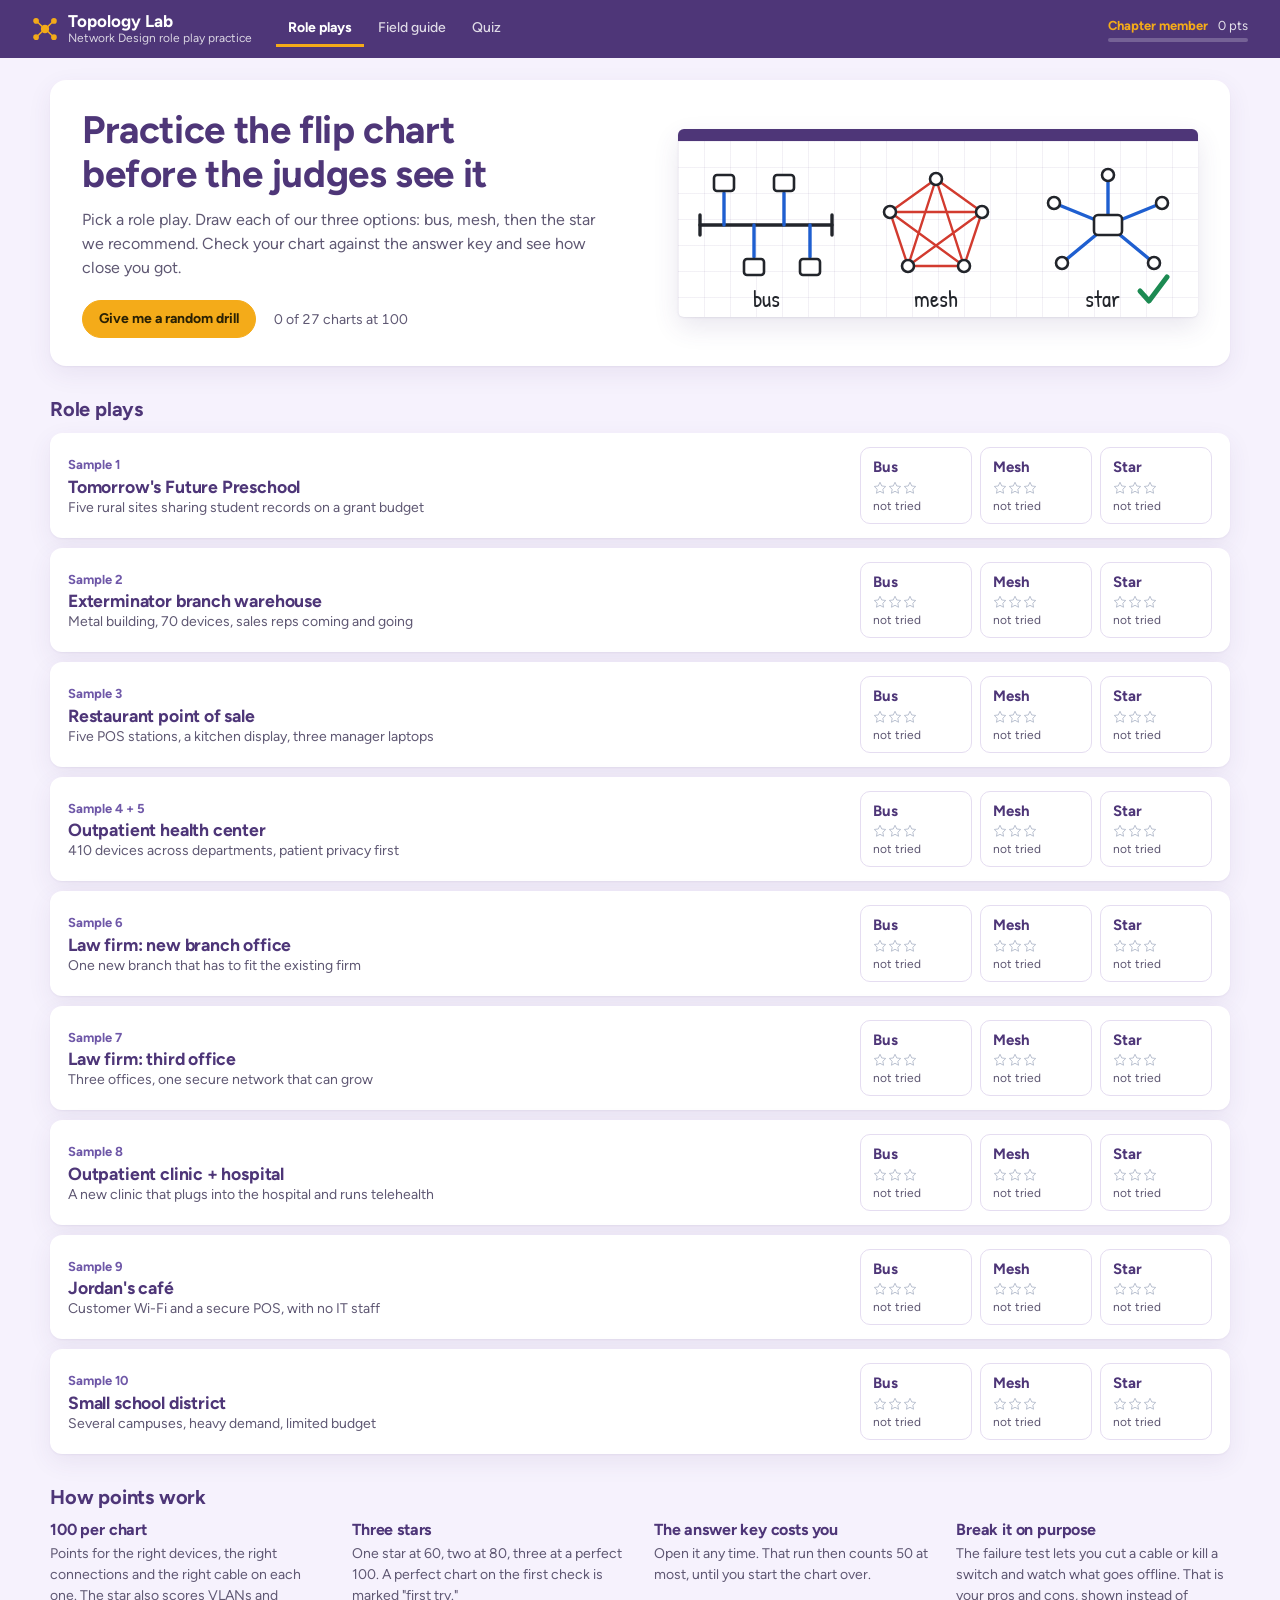
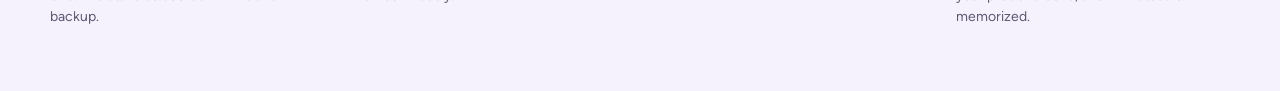
<file: index.html>
<!DOCTYPE html>
<html lang="en">
<head>
  <meta charset="UTF-8" />
  <meta name="viewport" content="width=device-width, initial-scale=1.0" />
  <!-- Keep this page out of search results. This tag is the mechanism that
       works on GitHub Pages: a robots.txt inside a project folder is ignored,
       and blocking crawlers would stop them from ever reading this tag. -->
  <meta name="robots" content="noindex, nofollow, noarchive, nosnippet" />
  <meta name="googlebot" content="noindex, nofollow, noarchive, nosnippet" />
  <title>Topology Lab</title>
  <link rel="icon" type="image/svg+xml" href="favicon.svg" />
  <link rel="stylesheet" href="css/lab.css?v=20261111" />
</head>
<body class="tl">

<a class="skip-link" href="#tl-view">Skip to content</a>
<header class="tl-top">
  <a class="tl-brand" href="./" data-nav="home">
    <span class="tl-brand-mark" aria-hidden="true">
      <svg viewBox="0 0 32 32" width="26" height="26"><circle cx="16" cy="16" r="4.2"/><circle cx="5" cy="6" r="2.6"/><circle cx="27" cy="6" r="2.6"/><circle cx="5" cy="26" r="2.6"/><circle cx="27" cy="26" r="2.6"/><path d="M13 13.4 7 7.8M19 13.4l6-5.6M13 18.6l-6 5.6M19 18.6l6 5.6"/></svg>
    </span>
    <span>Topology Lab<small>Network Design role play practice</small></span>
  </a>
  <nav class="tl-nav" aria-label="Lab sections">
    <button type="button" data-nav="home">Role plays</button>
    <button type="button" data-nav="guide">Field guide</button>
    <button type="button" data-nav="quiz">Quiz</button>
  </nav>
  <div class="tl-rank" id="tl-rank" aria-live="polite"></div>
</header>
<main id="tl-view" tabindex="-1">
  <noscript><p style="padding:2rem;text-align:center">Topology Lab needs JavaScript to run.</p></noscript>
</main>
<div class="tl-toast" id="tl-toast" role="status" aria-live="polite"></div>

<script src="js/data.js?v=20261111"></script>
<script src="js/engine.js?v=20261111"></script>
<script src="js/app.js?v=20261111"></script>
</body>
</html>
</file>
<file: css/lab.css>
/* ==========================================================================
   Topology Lab

   One stylesheet, no dependencies. The one thing with its own look is the page
   you draw on: white flip-chart paper with a pale grid, marker-coloured cables
   and handwritten labels. Everything around the paper stays quiet so the chart
   is what you look at.
   ========================================================================== */
@font-face {
  font-family: 'Figtree';
  src: url("../fonts/Figtree-Variable.woff2") format('woff2');
  font-weight: 300 900; font-style: normal; font-display: swap;
}
@font-face {
  font-family: 'Patrick Hand';
  src: url("../fonts/PatrickHand-Regular.woff2") format('woff2');
  font-weight: 400; font-style: normal; font-display: swap;
}

:root {
  --navy: #4e3678;
  --navy-rgb: 78 54 120;
  --blue: #6f58a8;
  --gold: #f4ab19;
  --gold-hover: #ffbd3a;
  --white: #ffffff;
  --black: #2d2b2b;
  --blue-50: #f6f2fd;
  --blue-100: #ece4f9;
  --line: #e5ddf1;
  --text-muted: #5f5873;

  --mk-black: #22252b;
  --mk-blue: #1f5fd0;
  --mk-red: #d23b2f;
  --mk-green: #1c8a52;
  --mk-purple: #7a3fc0;
  --mk-orange: #e2820f;
  --mk-gray: #7b8494;
  --v10: #2468d8;
  --v20: #1c8a52;
  --v30: #d23b2f;
  --v40: #7a3fc0;

  --font-body: 'Figtree', system-ui, -apple-system, 'Segoe UI', Arial, sans-serif;
  --hand: 'Patrick Hand', 'Comic Sans MS', cursive;
  --radius-pill: 999px;
  --shadow: 0 1px 2px rgb(var(--navy-rgb) / 0.06), 0 8px 24px rgb(var(--navy-rgb) / 0.08);
  --shadow-lg: 0 2px 4px rgb(var(--navy-rgb) / 0.06), 0 16px 40px rgb(var(--navy-rgb) / 0.14);
  --ease: cubic-bezier(0.2, 0, 0, 1);
  --transition: 200ms var(--ease);
  --tl-top: 58px;
}

*, *::before, *::after { box-sizing: border-box; margin: 0; padding: 0; }
html { -webkit-text-size-adjust: 100%; }
body {
  min-height: 100vh;
  background: var(--blue-50);
  color: var(--black);
  font-family: var(--font-body);
  font-size: 15px;
  line-height: 1.5;
  -webkit-font-smoothing: antialiased;
  -moz-osx-font-smoothing: grayscale;
}
h1, h2, h3, h4 { color: var(--navy); font-weight: 700; letter-spacing: -0.01em; line-height: 1.15; }
a { color: inherit; text-decoration: none; }
svg { flex-shrink: 0; }
:focus-visible { outline: 3px solid var(--gold); outline-offset: 3px; }
::selection { background: var(--gold); color: var(--navy); }
.skip-link {
  position: absolute; top: 12px; left: 12px; z-index: 200;
  padding: 10px 16px; border-radius: var(--radius-pill);
  background: var(--gold); color: var(--navy); font-size: 14px; font-weight: 700;
  transform: translateY(-200%);
}
.skip-link:focus { transform: none; }

.tl [hidden] { display: none !important; }
.tl button { font-family: inherit; }
@media (prefers-reduced-motion: reduce) {
  .tl *, .tl *::before, .tl *::after { transition: none !important; animation: none !important; }
}

/* ---- buttons ------------------------------------------------------------ */
.tl-btn {
  display: inline-flex; align-items: center; justify-content: center; gap: 6px;
  min-height: 38px; padding: 7px 16px;
  border: 1.5px solid var(--line); border-radius: var(--radius-pill);
  background: var(--white); color: var(--navy);
  font-size: 14px; font-weight: 700; line-height: 1.2; cursor: pointer;
  transition: background var(--transition), border-color var(--transition), color var(--transition);
}
.tl-btn:hover { border-color: var(--navy); }
.tl-btn:disabled { opacity: .45; cursor: not-allowed; border-color: var(--line); }
.tl-btn--gold { background: var(--gold); border-color: var(--gold); color: #2a2104; }
.tl-btn--gold:hover { background: var(--gold-hover); border-color: var(--gold-hover); }
.tl-btn--navy, .tl-btn.is-on { background: var(--navy); border-color: var(--navy); color: var(--white); }
.tl-btn--navy:hover { background: var(--blue); border-color: var(--blue); }
.tl-btn--quiet { border-color: transparent; background: transparent; font-weight: 500; }
.tl-btn--quiet:hover { border-color: var(--line); background: var(--white); }

/* ---- top bar ------------------------------------------------------------ */
.tl-top {
  position: sticky; top: 0; z-index: 30;
  display: flex; align-items: center; gap: 8px 24px; flex-wrap: wrap;
  min-height: var(--tl-top); padding: 6px clamp(16px, 3vw, 32px);
  background: var(--navy); color: var(--white);
}
.tl-brand { display: flex; align-items: center; gap: 10px; font-weight: 700; font-size: 17px; line-height: 1.15; }
.tl-brand small { display: block; font-weight: 400; font-size: 12px; opacity: .78; }
.tl-brand-mark svg { display: block; fill: var(--gold); stroke: var(--gold); stroke-width: 1.8; stroke-linecap: round; }
.tl-nav { display: flex; gap: 2px; }
.tl-nav button {
  padding: 8px 12px; border: 0; border-bottom: 3px solid transparent; background: none;
  color: rgb(255 255 255 / .82); font-size: 14px; font-weight: 500; cursor: pointer;
}
.tl-nav button:hover { color: var(--white); }
.tl-nav button[aria-current] { color: var(--white); border-bottom-color: var(--gold); font-weight: 700; }
.tl-rank { margin-left: auto; display: grid; grid-template-columns: auto auto; gap: 2px 10px; align-items: baseline; font-size: 13px; }
.tl-rank-name { font-weight: 700; color: var(--gold); }
.tl-rank-xp { opacity: .85; font-variant-numeric: tabular-nums; text-align: right; }
.tl-rank-bar { grid-column: 1 / -1; height: 4px; border-radius: 4px; background: rgb(255 255 255 / .22); overflow: hidden; }
.tl-rank-bar i { display: block; height: 100%; background: var(--gold); transition: width 500ms var(--ease); }

#tl-view {
  width: 100%; max-width: 1600px; margin: 0 auto; outline: none;
  padding: 22px clamp(14px, 2.4vw, 28px) 64px;
}
.tl h2 { font-size: 1.25rem; margin: 0 0 12px; }
.fine { font-size: 13px; color: var(--text-muted); }

.tl-toast {
  position: fixed; left: 50%; bottom: 24px; z-index: 60;
  padding: 12px 22px; border-radius: var(--radius-pill);
  background: var(--navy); color: var(--gold); font-weight: 700; box-shadow: var(--shadow-lg);
  transform: translate(-50%, 200%); visibility: hidden;
  transition: transform 300ms var(--ease), visibility 0s 300ms;
}
.tl-toast.on { transform: translate(-50%, 0); visibility: visible; transition: transform 300ms var(--ease); }

/* ---- stars -------------------------------------------------------------- */
.stars { display: inline-flex; gap: 1px; vertical-align: -2px; }
.st { fill: none; stroke: #b9c0cf; stroke-width: 1.4; stroke-linejoin: round; }
.st.on { fill: var(--gold); stroke: #c98708; }

/* ==========================================================================
   Home
   ========================================================================== */
.home { display: grid; gap: 32px; max-width: 1180px; margin: 0 auto; }
.hero {
  display: grid; grid-template-columns: minmax(0, 1fr) minmax(0, 520px); gap: 24px 40px; align-items: center;
  padding: 28px 32px; border-radius: 16px; background: var(--white); box-shadow: var(--shadow);
}
.hero h1 { font-size: clamp(1.7rem, 3vw, 2.4rem); max-width: 17ch; }
.hero p { margin-top: 12px; max-width: 52ch; color: var(--text-muted); font-size: 16px; }
.hero-acts { display: flex; flex-wrap: wrap; align-items: center; gap: 12px 18px; margin-top: 20px; }
.hero-count { font-size: 14px; color: var(--text-muted); font-variant-numeric: tabular-nums; }
.hero-art {
  width: 100%; height: auto; border-radius: 6px; border-top: 12px solid var(--navy);
  background:
    linear-gradient(rgb(var(--navy-rgb) / .07) 1px, transparent 1px) 0 0 / 100% 26px,
    linear-gradient(90deg, rgb(var(--navy-rgb) / .07) 1px, transparent 1px) 0 0 / 26px 100%,
    var(--white);
  box-shadow: 0 1px 2px rgb(var(--navy-rgb) / .1), 0 10px 26px rgb(var(--navy-rgb) / .12);
}
.hk { fill: none; stroke-width: 3.4; stroke-linecap: round; stroke-linejoin: round; }
.hk-black { stroke: var(--mk-black); } .hk-blue { stroke: var(--mk-blue); }
.hk-red { stroke: var(--mk-red); stroke-width: 2.4; } .hk-green { stroke: var(--mk-green); stroke-width: 5; }
.hk-box rect, .hk-dot circle { fill: var(--white); stroke: var(--mk-black); stroke-width: 2.6; }
.hk-txt text { font-family: var(--hand); font-size: 23px; text-anchor: middle; fill: var(--mk-black); }

.rp-list { list-style: none; display: grid; gap: 10px; }
.rp {
  display: grid; grid-template-columns: minmax(0, 1fr) auto; gap: 12px 24px; align-items: center;
  padding: 14px 18px; border-radius: 12px; background: var(--white); box-shadow: var(--shadow);
}
.rp-tag { font-size: 13px; font-weight: 700; color: var(--blue); }
.rp h3 { font-size: 1.1rem; margin-top: 1px; }
.rp p { color: var(--text-muted); font-size: 14px; }
.rp-opts { display: grid; grid-template-columns: repeat(3, 112px); gap: 8px; }
.rp-opt {
  display: grid; gap: 2px; padding: 8px 12px;
  border: 1.5px solid var(--line); border-radius: 10px; background: var(--white);
  transition: border-color var(--transition), background var(--transition);
}
.rp-opt:hover { border-color: var(--navy); background: var(--blue-50); }
.rp-opt-name { font-weight: 700; color: var(--navy); }
.rp-opt-score { font-size: 12px; color: var(--text-muted); font-variant-numeric: tabular-nums; }

.how-grid { display: grid; grid-template-columns: repeat(4, minmax(0, 1fr)); gap: 16px 28px; }
.how h3 { font-size: 1rem; margin-bottom: 4px; }
.how p { font-size: 14px; color: var(--text-muted); }

/* ==========================================================================
   Lab
   ========================================================================== */
.lab-head { display: flex; flex-wrap: wrap; align-items: flex-end; justify-content: space-between; gap: 12px 24px; margin-bottom: 14px; }
.lab-back { font-size: 13px; color: var(--blue); text-decoration: underline; }
.lab-head h1 { font-size: 1.55rem; margin-top: 2px; }
.lab-head p { color: var(--text-muted); font-size: 14px; }
.opt-tabs { display: flex; gap: 8px; }
.opt-tab {
  display: grid; gap: 1px; min-width: 132px; padding: 8px 14px;
  border: 1.5px solid var(--line); border-radius: 12px; background: var(--white);
  font-size: 12px; color: var(--text-muted); line-height: 1.3;
}
.opt-tab b { font-size: 15px; color: var(--navy); }
.opt-tab:hover { border-color: var(--navy); }
.opt-tab[aria-selected="true"] { background: var(--navy); border-color: var(--navy); color: rgb(255 255 255 / .82); }
.opt-tab[aria-selected="true"] b { color: var(--white); }
.opt-tab[aria-selected="true"] .st { stroke: rgb(255 255 255 / .5); }

.lab-grid { display: grid; grid-template-columns: 208px minmax(0, 1fr) 340px; gap: 14px; align-items: start; }

/* parts tray */
.parts, .side {
  position: sticky; top: calc(var(--tl-top) + 14px);
  max-height: calc(100vh - var(--tl-top) - 28px); overflow: auto;
  background: var(--white); border-radius: 12px; box-shadow: var(--shadow);
}
.parts { padding: 14px 12px; user-select: none; }
.parts h2 { font-size: .95rem; margin: 0; }
.parts h2:not(:first-child) { margin-top: 18px; }
.parts-note { font-size: 12px; color: var(--text-muted); margin-bottom: 8px; }
.part-list { display: grid; grid-template-columns: 1fr 1fr; gap: 6px; }
.part {
  display: grid; justify-items: center; align-content: start; gap: 3px; padding: 8px 4px 6px;
  border: 1.5px solid var(--line); border-radius: 10px; background: var(--white);
  color: var(--black); font-size: 12px; line-height: 1.25; text-align: center; cursor: grab;
  transition: border-color var(--transition), background var(--transition);
}
.part:hover:not(:disabled) { border-color: var(--navy); background: var(--blue-50); }
.part:disabled { opacity: .38; cursor: default; }
.part em { font-style: normal; color: var(--text-muted); }
.ic { display: block; fill: none; stroke: var(--mk-black); stroke-width: 2.4; stroke-linecap: round; stroke-linejoin: round; }
.ic .dot, .nd-ic .dot { stroke-width: 4.4; }
.ic .thick, .nd-ic .thick { stroke-width: 5.5; }
.part-ghost {
  position: fixed; top: 0; left: 0; z-index: 100; pointer-events: none;
  width: 56px; height: 56px; display: grid; place-items: center;
  border: 2px dashed var(--navy); border-radius: 12px; background: rgb(255 255 255 / .92); box-shadow: var(--shadow-lg);
}
.part-ghost span { display: none; }
body.tl-dragging, body.tl-dragging * { cursor: grabbing !important; user-select: none; }

/* stage */
.stage { display: grid; gap: 8px; min-width: 0; }
.tools {
  display: flex; flex-wrap: wrap; align-items: center; gap: 4px;
  padding: 6px 8px; border-radius: 12px; background: var(--white); box-shadow: var(--shadow);
}
.tools-sep { margin: 0 4px 0 10px; font-size: 12px; color: var(--text-muted); }
.tool {
  display: inline-flex; align-items: center; gap: 6px; padding: 6px 10px;
  border: 1.5px solid transparent; border-radius: var(--radius-pill); background: none;
  color: var(--black); font-size: 13px; cursor: pointer;
}
.tool:hover { background: var(--blue-50); }
.tool[aria-pressed="true"] { border-color: var(--navy); background: var(--blue-50); color: var(--navy); font-weight: 700; }
.hint { min-height: 1.5em; padding: 0 4px; font-size: 14px; color: var(--text-muted); }
.hint--key { color: var(--navy); font-weight: 500; }
.hint--break { color: #a52a20; font-weight: 500; }

.paper-wrap {
  border-top: 14px solid var(--navy); border-radius: 6px; background: var(--white);
  box-shadow: 0 1px 2px rgb(var(--navy-rgb) / .1), 0 12px 30px rgb(var(--navy-rgb) / .13);
  overflow: hidden;
}
.paper { display: block; width: 100%; height: auto; touch-action: none; user-select: none; -webkit-user-select: none; }
.paper.is-cable { cursor: crosshair; }
.paper.is-break .nd, .paper.is-break .ed { cursor: pointer; }
.pp-gridline { fill: none; stroke: rgb(var(--navy-rgb) / .09); stroke-width: 1; }
.pp-empty { font-family: var(--hand); font-size: 38px; text-anchor: middle; fill: #a3abbb; }
.pp-empty--s { font-size: 21px; }

/* nodes */
.nd { cursor: grab; outline: none; }
.paper.is-cable .nd { cursor: crosshair; }
.paper.is-key .nd { cursor: pointer; }
.nd-bg { fill: var(--white); stroke: transparent; stroke-width: 2.5; }
.nd-ic { fill: none; stroke: var(--mk-black); stroke-width: 2.2; stroke-linecap: round; stroke-linejoin: round; }
.nd.v10 .nd-bg { fill: #e6eefc; stroke: var(--v10); }
.nd.v20 .nd-bg { fill: #e3f3ea; stroke: var(--v20); }
.nd.v30 .nd-bg { fill: #fbe7e5; stroke: var(--v30); }
.nd.v40 .nd-bg { fill: #f0e7fa; stroke: var(--v40); }
.nd:focus-visible .nd-bg, .nd:focus-visible .bb-hit { stroke: var(--gold); stroke-width: 4; }
.nd.sel .nd-bg { stroke: #c98708; stroke-width: 3.5; stroke-dasharray: 8 6; }
.nd.pend .nd-bg { stroke: var(--mk-blue); stroke-width: 4; stroke-dasharray: none; }
.nd.bad .nd-bg { stroke: var(--mk-red); stroke-width: 4; stroke-dasharray: none; fill: #fff3f1; }
.nd.dead .nd-ic, .nd.off .nd-ic { stroke: #b3b9c5; }
.nd.off .nd-bg { fill: #fdeceb; stroke: var(--mk-red); stroke-width: 2.5; }
.nd-x, .bb-cut { fill: none; stroke: var(--mk-red); stroke-width: 6; stroke-linecap: round; }
.bb-hit { fill: transparent; stroke: transparent; stroke-width: 3; }
.bb-ln { fill: none; stroke: var(--mk-black); stroke-width: 9; stroke-linecap: round; }
.nd.sel .bb-hit { fill: rgb(244 171 25 / .22); }
.nd.dead .bb-ln { stroke: #b3b9c5; }

.pp-labels { pointer-events: none; }
.nd-t, .nd-s {
  font-family: var(--hand); text-anchor: middle; fill: var(--mk-black);
  paint-order: stroke; stroke: var(--white); stroke-width: 3px; stroke-linejoin: round;
}
.nd-lbg { fill: var(--white); fill-opacity: .93; }
.nd-t { font-size: 18px; }
.nd-s { font-size: 16px; fill: #5b6275; }
.nd-lb.off .nd-t { fill: #a52a20; }
.nd-off { font: 700 12px var(--font-body); text-anchor: middle; fill: var(--mk-red); paint-order: stroke; stroke: var(--white); stroke-width: 4px; }
.nd-v rect { stroke: var(--white); stroke-width: 2; }
.nd-v text { font: 700 11.5px var(--font-body); text-anchor: middle; fill: var(--white); }
.nd-v.v10 rect { fill: var(--v10); } .nd-v.v20 rect { fill: var(--v20); }
.nd-v.v30 rect { fill: var(--v30); } .nd-v.v40 rect { fill: var(--v40); }

/* cables: the same classes style the toolbar swatches */
.ed { cursor: pointer; }
.ed-hit { fill: none; stroke: transparent; stroke-width: 20; stroke-linecap: round; pointer-events: stroke; }
.ed-ln, .ed-core { fill: none; stroke-linecap: round; stroke-linejoin: round; pointer-events: none; }
.c-cat6 .ed-ln { stroke: var(--mk-blue); stroke-width: 3; }
.c-cat6a .ed-ln { stroke: var(--mk-blue); stroke-width: 6.5; }
.c-fiber .ed-ln { stroke: var(--mk-orange); stroke-width: 7; }
.ed-core { stroke: var(--white); stroke-width: 2.4; }
.c-coax .ed-ln { stroke: var(--mk-black); stroke-width: 5; }
.c-wifi .ed-ln { stroke: var(--mk-green); stroke-width: 4.5; stroke-dasharray: .1 10; }
.c-vpn .ed-ln { stroke: var(--mk-purple); stroke-width: 3.2; stroke-dasharray: 13 9; }
.c-wan .ed-ln { stroke: var(--mk-red); stroke-width: 3.4; }
.c-power .ed-ln { stroke: var(--mk-gray); stroke-width: 2.8; stroke-dasharray: 3 7; }
.ed.sel .ed-hit { stroke: rgb(244 171 25 / .5); }
.ed.bad .ed-hit { stroke: rgb(210 59 47 / .28); }
.ed.dead .ed-ln { stroke: #c6cbd5; stroke-dasharray: 2 9; }
.ed.dead .ed-core { stroke: transparent; }
.rubber { fill: none; stroke: var(--navy); stroke-width: 3; stroke-dasharray: 7 7; stroke-linecap: round; pointer-events: none; }
.ed-tag { font: 700 12.5px var(--font-body); text-anchor: middle; fill: var(--navy); paint-order: stroke; stroke: var(--white); stroke-width: 5px; pointer-events: none; }
.sw { flex-shrink: 0; }
.sw.c-cat6a .ed-ln { stroke-width: 5.5; } .sw.c-fiber .ed-ln { stroke-width: 6; } .sw .ed-core { stroke-width: 2; }

/* action bar */
.acts { display: flex; flex-wrap: wrap; align-items: center; gap: 8px; }
.acts-gap { flex: 1; }
.ask { flex: 1 1 100%; font-weight: 500; color: var(--navy); }
.timer { margin-left: 4px; font-size: 14px; color: var(--text-muted); font-variant-numeric: tabular-nums; }

/* side panel */
.side-tabs { position: sticky; top: 0; z-index: 2; display: flex; background: var(--white); border-bottom: 1px solid var(--line); }
.side-tabs button {
  flex: 1; padding: 11px 6px 8px; border: 0; border-bottom: 3px solid transparent; background: none;
  color: var(--text-muted); font-size: 14px; font-weight: 500; cursor: pointer;
}
.side-tabs button[aria-selected="true"] { color: var(--navy); font-weight: 700; border-bottom-color: var(--gold); }
.side-body { padding: 16px 16px 20px; font-size: 14px; }
.side-body h2 { font-size: 1.15rem; margin: 0 0 8px; }
.side-body h3 { font-size: .92rem; margin: 16px 0 5px; }
.side-body ul.plain, .side-body ul.why { padding-left: 18px; display: grid; gap: 4px; }
.side-body ul.why { gap: 9px; }
.goal { padding: 10px 12px; border-left: 4px solid var(--gold); border-radius: 0 8px 8px 0; background: var(--blue-50); color: var(--navy); font-weight: 500; }
.assume { margin-top: 10px; padding: 9px 12px; border-radius: 8px; background: #fff6dc; color: #4b3a05; }
.empty { color: var(--text-muted); }
.scored { list-style: none; display: grid; gap: 3px; }
.scored li { display: flex; justify-content: space-between; padding: 4px 0; border-bottom: 1px dashed var(--line); }
.side-body details { margin-top: 14px; border-top: 1px solid var(--line); padding-top: 10px; }
.side-body summary { cursor: pointer; font-weight: 700; color: var(--navy); }
.side-body details > *:not(summary) { margin-top: 8px; }
.insp-head { display: flex; align-items: center; gap: 10px; margin-bottom: 8px; }
.insp-head h2, .insp-head h3 { margin: 0; font-size: 1.1rem; }
.insp-head em { font-style: normal; font-weight: 400; color: var(--text-muted); }
.layer { font-size: 13px; font-weight: 700; color: var(--blue); margin-bottom: 4px; }
.via { margin: 6px 0; color: var(--text-muted); }
.facts { display: grid; grid-template-columns: 58px minmax(0, 1fr); gap: 5px 10px; margin-top: 10px; font-size: 13.5px; }
.facts dt { color: var(--text-muted); }
.chips { display: flex; flex-wrap: wrap; gap: 6px; margin: 6px 0; }
.chip {
  padding: 5px 11px; border: 1.5px solid var(--line); border-radius: var(--radius-pill);
  background: var(--white); color: var(--black); font-size: 13px; cursor: pointer;
}
.chip:hover { border-color: var(--navy); }
.chip.on { background: var(--navy); border-color: var(--navy); color: var(--white); font-weight: 700; }
.chip.v10 { border-color: var(--v10); } .chip.v10.on { background: var(--v10); }
.chip.v20 { border-color: var(--v20); } .chip.v20.on { background: var(--v20); }
.chip.v30 { border-color: var(--v30); } .chip.v30.on { background: var(--v30); }
.chip.v40 { border-color: var(--v40); } .chip.v40.on { background: var(--v40); }
.vkey { list-style: none; display: grid; gap: 4px; }
.vkey li { padding: 4px 10px; border-left: 5px solid; border-radius: 0 6px 6px 0; background: var(--blue-50); }
.vkey .v10 { border-color: var(--v10); } .vkey .v20 { border-color: var(--v20); }
.vkey .v30 { border-color: var(--v30); } .vkey .v40 { border-color: var(--v40); }

/* score */
.scorebox { display: flex; align-items: center; gap: 16px; padding: 14px 16px; border-radius: 12px; background: var(--blue-50); }
.scorebox.s3 { background: #fff3d2; }
.score-n { display: flex; align-items: baseline; gap: 5px; color: var(--navy); white-space: nowrap; flex-shrink: 0; }
.score-n b { font-size: 3.1rem; line-height: 1; letter-spacing: -.03em; font-variant-numeric: tabular-nums; }
.score-n span { color: var(--text-muted); }
.score-t p { font-weight: 700; color: var(--navy); }
.score-t p.fine { font-weight: 400; color: var(--text-muted); }
.score-t .st { width: 22px; height: 22px; }
.scorebox.s3 .st.on { animation: tl-pop 420ms var(--ease) backwards; }
.scorebox.s3 .st.on:nth-child(2) { animation-delay: 110ms; }
.scorebox.s3 .st.on:nth-child(3) { animation-delay: 220ms; }
@keyframes tl-pop { from { transform: scale(.2) rotate(-25deg); opacity: 0; } }
.st { transform-box: fill-box; transform-origin: center; }
.next { margin-top: 12px; }
.marked { margin-top: 10px; }
.cat { margin-top: 16px; }
.cat h3 { display: flex; justify-content: space-between; margin: 0 0 5px; }
.cat h3 b { font-variant-numeric: tabular-nums; }
.bar { height: 6px; border-radius: 6px; background: var(--blue-100); overflow: hidden; }
.bar i { display: block; height: 100%; border-radius: 6px; background: var(--navy); }
.cat--ded .ck b { color: #a52a20; }
.cks { list-style: none; display: grid; gap: 7px; margin-top: 9px; }
.ck { display: grid; grid-template-columns: 20px minmax(0, 1fr); gap: 8px; }
.ck b { font-weight: 500; color: var(--black); }
.ck p { margin-top: 2px; color: var(--text-muted); font-size: 13.5px; }
.ck-mark { width: 20px; height: 20px; border-radius: 50%; display: grid; place-items: center; font-size: 12px; font-weight: 700; color: var(--white); }
.ck--ok .ck-mark { background: var(--mk-green); } .ck--ok .ck-mark::before { content: '\2713'; }
.ck--part .ck-mark { background: #d18f00; } .ck--part .ck-mark::before { content: '\00bd'; }
.ck--miss .ck-mark { background: var(--mk-red); } .ck--miss .ck-mark::before { content: '\2715'; font-size: 10px; }
.ck--ok b { color: var(--text-muted); }
.say { padding-left: 18px; display: grid; gap: 7px; }
.cost { width: 100%; border-collapse: collapse; font-size: 13px; }
.cost th { text-align: left; font-weight: 700; color: var(--text-muted); padding: 4px 6px 4px 0; border-bottom: 1px solid var(--line); }
.cost td { padding: 5px 6px 5px 0; border-bottom: 1px solid var(--line); vertical-align: top; }
.cost th:last-child, .cost td:last-child { text-align: right; padding-right: 0; font-variant-numeric: tabular-nums; white-space: nowrap; }
.cost td:nth-child(2) { text-align: right; font-variant-numeric: tabular-nums; }
.cost small { display: block; color: var(--text-muted); }
.cost i { color: var(--text-muted); }
.cost .tot td { font-weight: 700; color: var(--navy); background: var(--blue-50); }

/* ==========================================================================
   Field guide and quiz
   ========================================================================== */
.guide, .quiz { max-width: 1180px; margin: 0 auto; }
.guide h1, .quiz h1 { font-size: clamp(1.6rem, 3vw, 2.2rem); }
.guide h2 { margin-top: 32px; }
.lead-in { max-width: 68ch; margin: 8px 0 16px; color: var(--text-muted); font-size: 16px; }
.cards { display: grid; grid-template-columns: repeat(auto-fill, minmax(290px, 1fr)); gap: 12px; }
.card { padding: 16px 18px; border-radius: 12px; background: var(--white); box-shadow: var(--shadow); font-size: 14px; }
.tbl-wrap { overflow-x: auto; border-radius: 12px; background: var(--white); box-shadow: var(--shadow); }
.topo { width: 100%; min-width: 760px; border-collapse: collapse; font-size: 14px; }
.topo th, .topo td { padding: 10px 14px; text-align: left; vertical-align: top; border-bottom: 1px solid var(--line); }
.topo thead th { color: var(--text-muted); font-size: 13px; }
.topo tbody th { color: var(--navy); white-space: nowrap; }
.topo tr:last-child > * { border-bottom: 0; }

.quiz { max-width: 720px; }
.q-step { display: flex; justify-content: space-between; margin-bottom: 8px; color: var(--text-muted); font-size: 14px; font-variant-numeric: tabular-nums; }
.quiz h1 { font-size: clamp(1.35rem, 2.6vw, 1.75rem); }
.q-opts { display: grid; gap: 10px; margin: 20px 0; }
.q-opt {
  padding: 14px 16px; border: 1.5px solid var(--line); border-radius: 12px; background: var(--white);
  color: var(--black); font-size: 16px; text-align: left; cursor: pointer;
}
.q-opt:hover:not(:disabled) { border-color: var(--navy); background: var(--blue-50); }
.q-opt.right { border-color: var(--mk-green); background: #e3f3ea; font-weight: 700; }
.q-opt.wrong { border-color: var(--mk-red); background: #fbe7e5; }
.q-opt.dim { opacity: .55; }
.q-why { margin-bottom: 16px; padding: 12px 14px; border-radius: 10px; background: var(--white); border-left: 5px solid var(--mk-red); }
.q-why.ok { border-left-color: var(--mk-green); }

/* ==========================================================================
   Narrow screens
   ========================================================================== */
@media (max-width: 1180px) {
  .lab-grid { grid-template-columns: 190px minmax(0, 1fr); }
  .side { grid-column: 1 / -1; position: static; max-height: none; }
  .how-grid { grid-template-columns: repeat(2, minmax(0, 1fr)); }
}
@media (max-width: 860px) {
  .hero { grid-template-columns: 1fr; padding: 22px 20px; }
  .rp { grid-template-columns: 1fr; }
  .rp-opts { grid-template-columns: repeat(3, minmax(0, 1fr)); }
  .opt-tabs { width: 100%; }
  .opt-tab { flex: 1; min-width: 0; }
  .opt-tab span:not(.stars) { display: none; }
}
@media (max-width: 760px) {
  .tl-rank { margin-left: 0; width: 100%; }
  .lab-grid { grid-template-columns: minmax(0, 1fr); }
  .parts { position: static; max-height: none; padding: 10px; }
  .parts h2:not(:first-child) { margin-top: 10px; }
  .parts-note { display: none; }
  .part-list { grid-template-columns: none; grid-auto-flow: column; grid-auto-columns: 82px; overflow-x: auto; padding-bottom: 4px; margin-top: 6px; }
  .how-grid { grid-template-columns: 1fr; }
  .tools-sep { display: none; }
}
</file>
